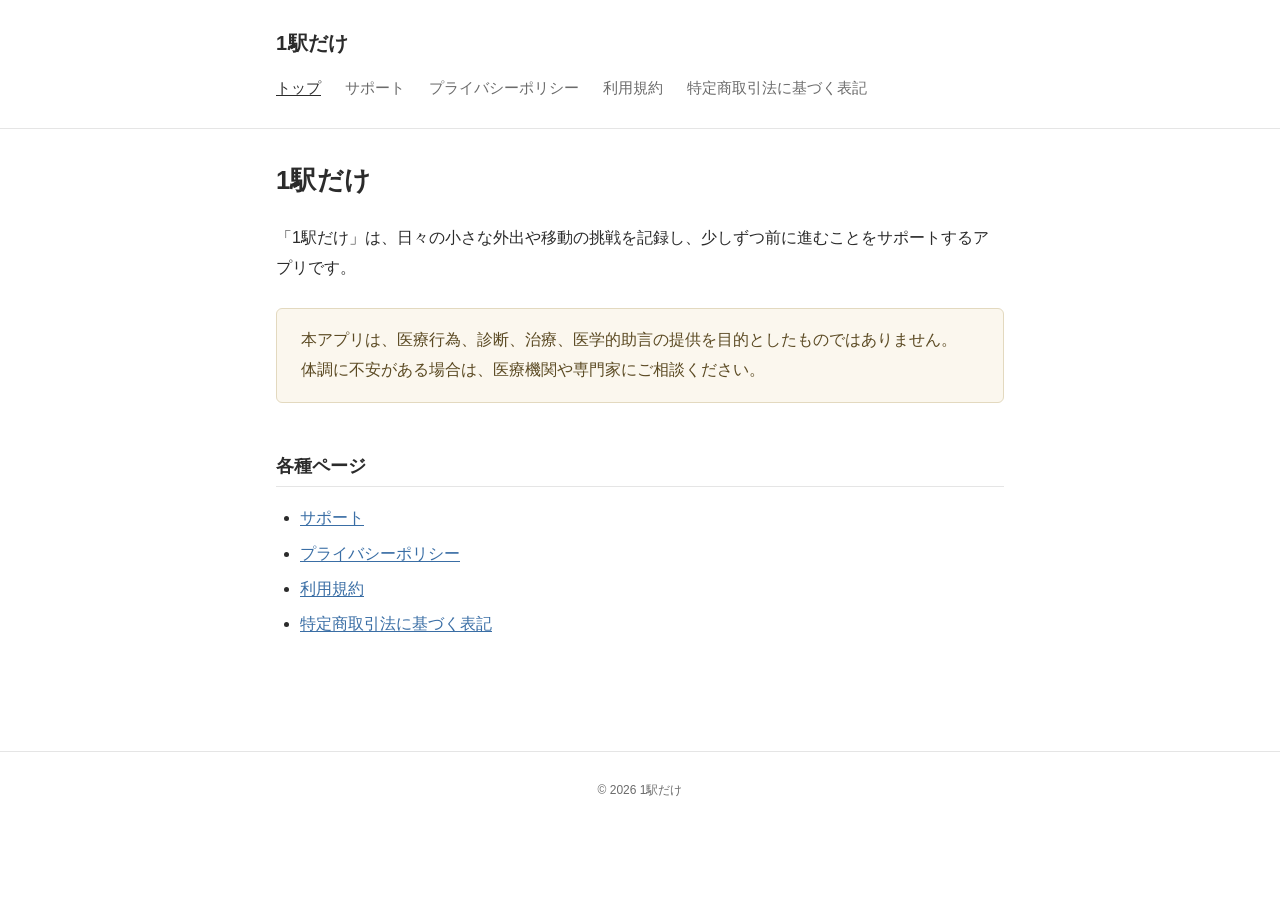
<file: index.html>
<!DOCTYPE html>
<html lang="ja">
<head>
  <meta charset="UTF-8">
  <meta name="viewport" content="width=device-width, initial-scale=1">
  <meta name="robots" content="index,follow">
  <title>1駅だけ</title>
  <link rel="stylesheet" href="style.css">
</head>
<body>
  <header class="site-header">
    <div class="site-header-inner">
      <p class="site-title"><a href="index.html">1駅だけ</a></p>
      <nav class="site-nav" aria-label="メインナビゲーション">
        <ul>
          <li><a href="index.html" aria-current="page">トップ</a></li>
          <li><a href="support.html">サポート</a></li>
          <li><a href="privacy.html">プライバシーポリシー</a></li>
          <li><a href="terms.html">利用規約</a></li>
          <li><a href="tokushoho.html">特定商取引法に基づく表記</a></li>
        </ul>
      </nav>
    </div>
  </header>

  <main>
    <article>
      <h1>1駅だけ</h1>

      <p class="lead">
        「1駅だけ」は、日々の小さな外出や移動の挑戦を記録し、少しずつ前に進むことをサポートするアプリです。
      </p>

      <div class="notice">
        <p>
          本アプリは、医療行為、診断、治療、医学的助言の提供を目的としたものではありません。<br>
          体調に不安がある場合は、医療機関や専門家にご相談ください。
        </p>
      </div>

      <section>
        <h2>各種ページ</h2>
        <ul>
          <li><a href="support.html">サポート</a></li>
          <li><a href="privacy.html">プライバシーポリシー</a></li>
          <li><a href="terms.html">利用規約</a></li>
          <li><a href="tokushoho.html">特定商取引法に基づく表記</a></li>
        </ul>
      </section>
    </article>
  </main>

  <footer class="site-footer">
    <div class="site-footer-inner">
      <small>&copy; 2026 1駅だけ</small>
    </div>
  </footer>
</body>
</html>
</file>
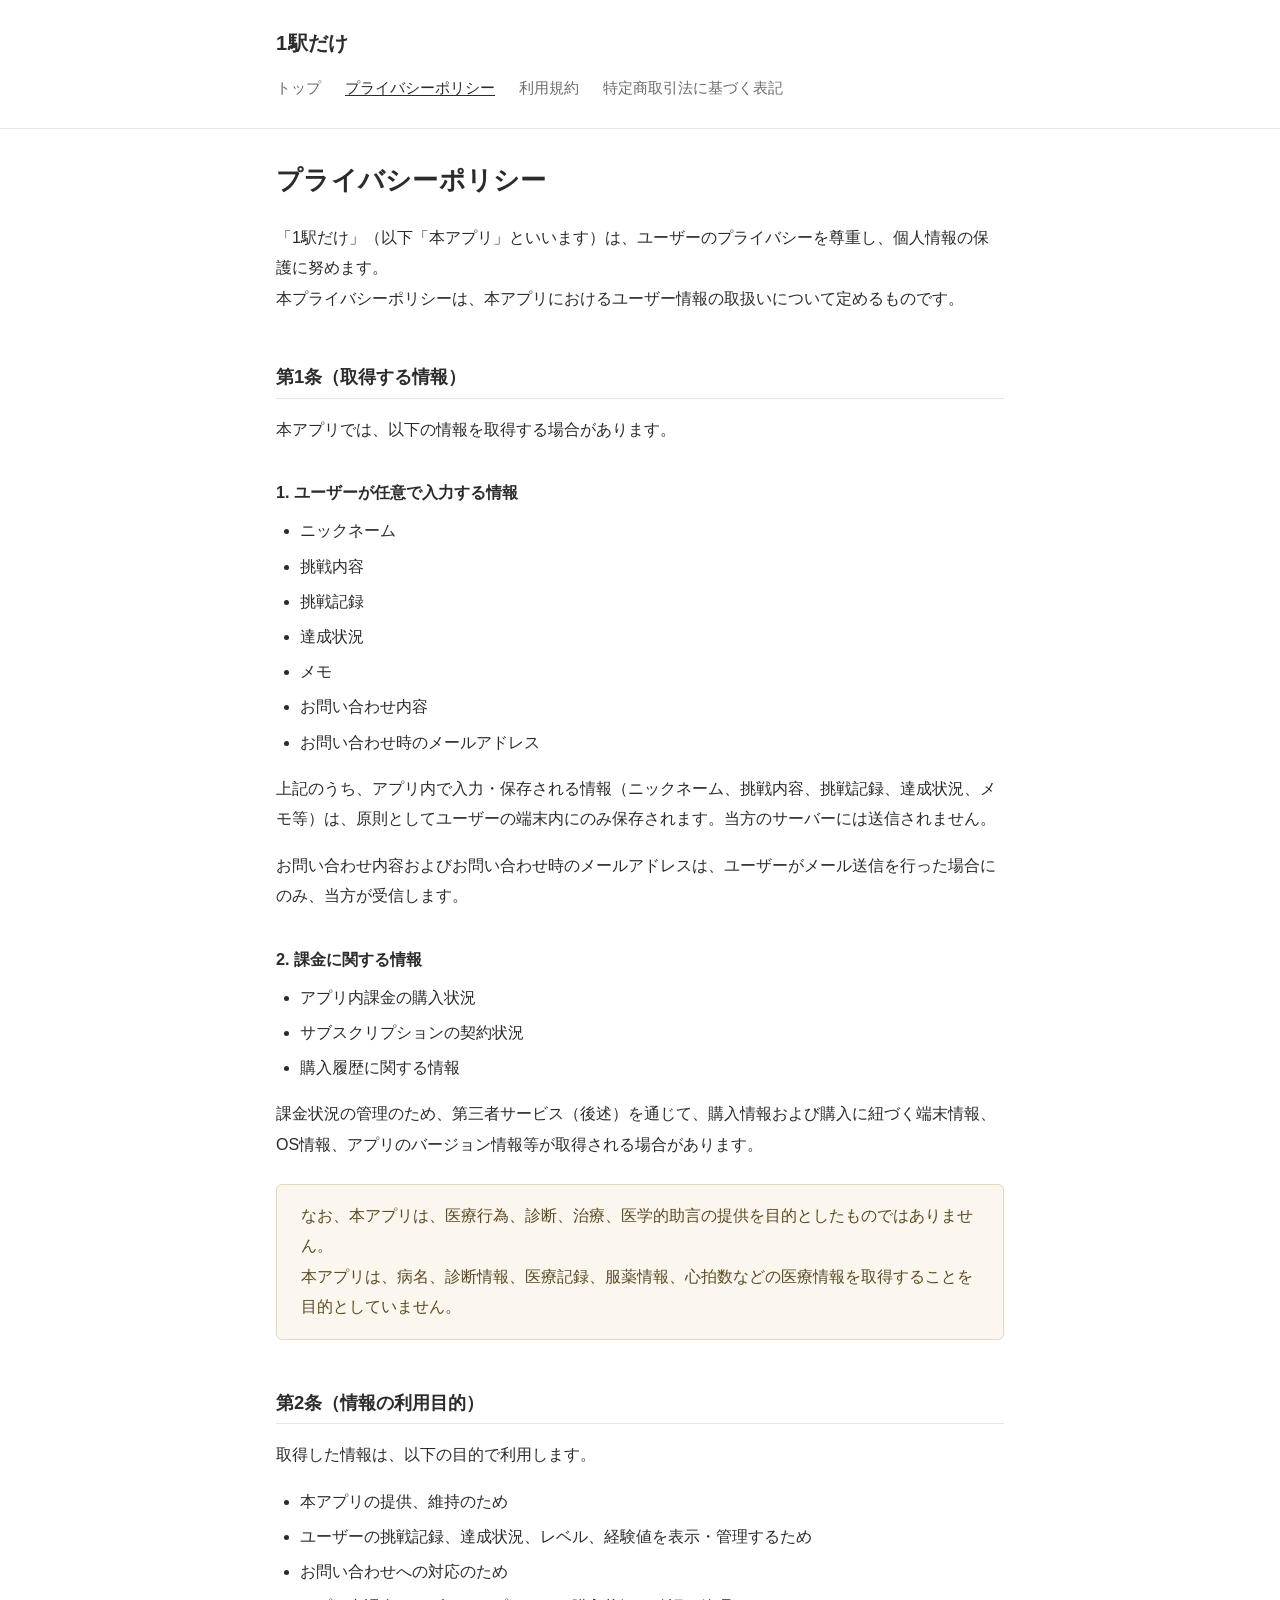
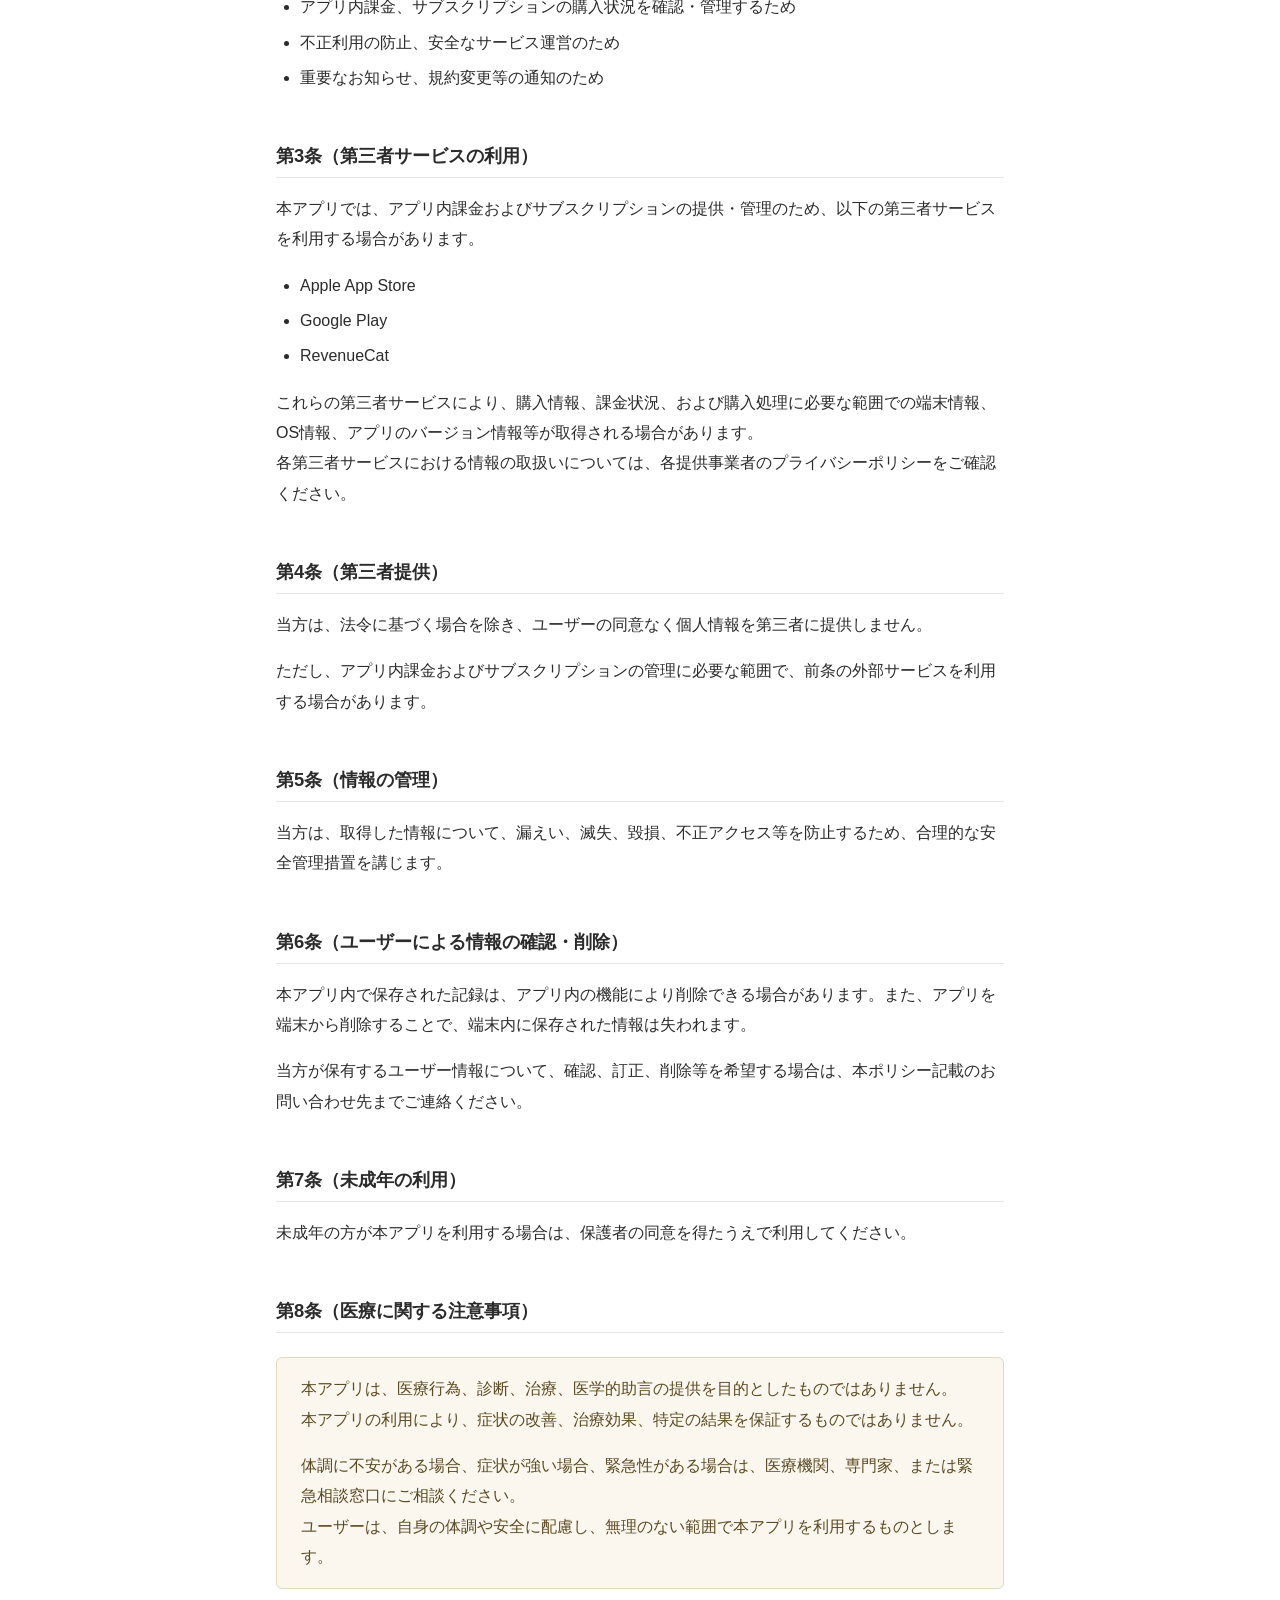
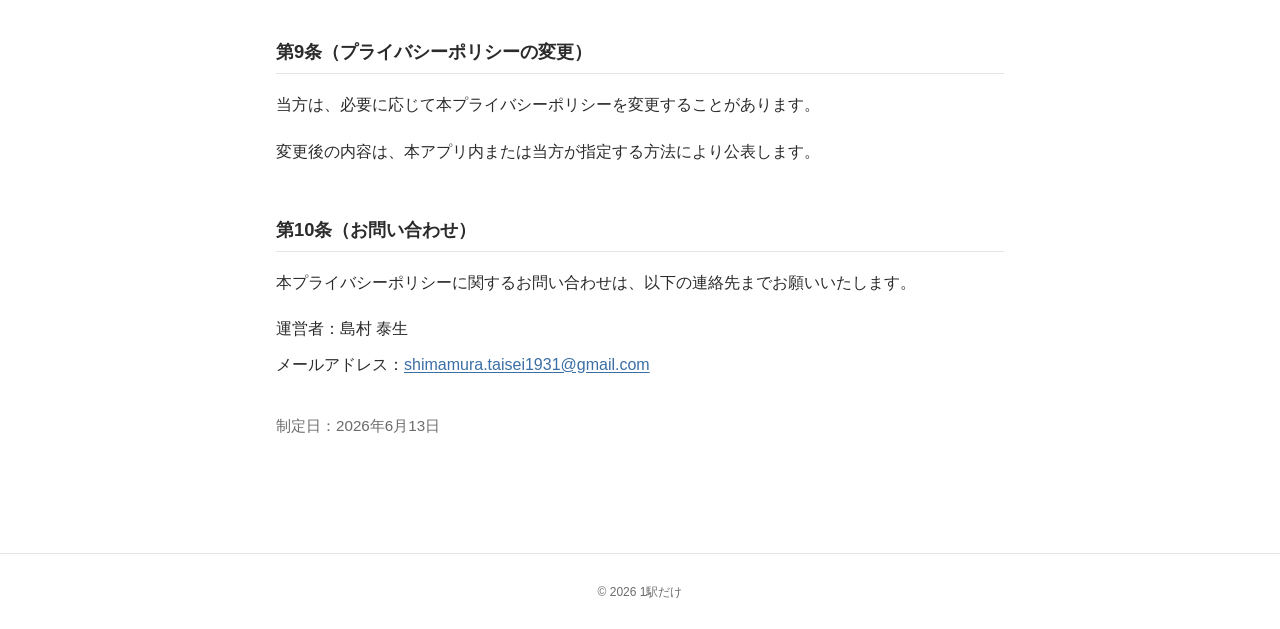
<file: privacy.html>
<!DOCTYPE html>
<html lang="ja">
<head>
  <meta charset="UTF-8">
  <meta name="viewport" content="width=device-width, initial-scale=1">
  <meta name="robots" content="index,follow">
  <title>プライバシーポリシー｜1駅だけ</title>
  <link rel="stylesheet" href="style.css">
</head>
<body>
  <header class="site-header">
    <div class="site-header-inner">
      <p class="site-title"><a href="index.html">1駅だけ</a></p>
      <nav class="site-nav" aria-label="メインナビゲーション">
        <ul>
          <li><a href="index.html">トップ</a></li>
          <li><a href="privacy.html" aria-current="page">プライバシーポリシー</a></li>
          <li><a href="terms.html">利用規約</a></li>
          <li><a href="tokushoho.html">特定商取引法に基づく表記</a></li>
        </ul>
      </nav>
    </div>
  </header>

  <main>
    <article>
      <h1>プライバシーポリシー</h1>

      <p class="lead">
        「1駅だけ」（以下「本アプリ」といいます）は、ユーザーのプライバシーを尊重し、個人情報の保護に努めます。<br>
        本プライバシーポリシーは、本アプリにおけるユーザー情報の取扱いについて定めるものです。
      </p>

      <section>
        <h2>第1条（取得する情報）</h2>
        <p>本アプリでは、以下の情報を取得する場合があります。</p>

        <h3>1. ユーザーが任意で入力する情報</h3>
        <ul>
          <li>ニックネーム</li>
          <li>挑戦内容</li>
          <li>挑戦記録</li>
          <li>達成状況</li>
          <li>メモ</li>
          <li>お問い合わせ内容</li>
          <li>お問い合わせ時のメールアドレス</li>
        </ul>
        <p>
          上記のうち、アプリ内で入力・保存される情報（ニックネーム、挑戦内容、挑戦記録、達成状況、メモ等）は、原則としてユーザーの端末内にのみ保存されます。当方のサーバーには送信されません。
        </p>
        <p>
          お問い合わせ内容およびお問い合わせ時のメールアドレスは、ユーザーがメール送信を行った場合にのみ、当方が受信します。
        </p>

        <h3>2. 課金に関する情報</h3>
        <ul>
          <li>アプリ内課金の購入状況</li>
          <li>サブスクリプションの契約状況</li>
          <li>購入履歴に関する情報</li>
        </ul>
        <p>
          課金状況の管理のため、第三者サービス（後述）を通じて、購入情報および購入に紐づく端末情報、OS情報、アプリのバージョン情報等が取得される場合があります。
        </p>

        <div class="notice">
          <p>
            なお、本アプリは、医療行為、診断、治療、医学的助言の提供を目的としたものではありません。<br>
            本アプリは、病名、診断情報、医療記録、服薬情報、心拍数などの医療情報を取得することを目的としていません。
          </p>
        </div>
      </section>

      <section>
        <h2>第2条（情報の利用目的）</h2>
        <p>取得した情報は、以下の目的で利用します。</p>
        <ul>
          <li>本アプリの提供、維持のため</li>
          <li>ユーザーの挑戦記録、達成状況、レベル、経験値を表示・管理するため</li>
          <li>お問い合わせへの対応のため</li>
          <li>アプリ内課金、サブスクリプションの購入状況を確認・管理するため</li>
          <li>不正利用の防止、安全なサービス運営のため</li>
          <li>重要なお知らせ、規約変更等の通知のため</li>
        </ul>
      </section>

      <section>
        <h2>第3条（第三者サービスの利用）</h2>
        <p>本アプリでは、アプリ内課金およびサブスクリプションの提供・管理のため、以下の第三者サービスを利用する場合があります。</p>
        <ul>
          <li>Apple App Store</li>
          <li>Google Play</li>
          <li>RevenueCat</li>
        </ul>
        <p>
          これらの第三者サービスにより、購入情報、課金状況、および購入処理に必要な範囲での端末情報、OS情報、アプリのバージョン情報等が取得される場合があります。<br>
          各第三者サービスにおける情報の取扱いについては、各提供事業者のプライバシーポリシーをご確認ください。
        </p>
      </section>

      <section>
        <h2>第4条（第三者提供）</h2>
        <p>当方は、法令に基づく場合を除き、ユーザーの同意なく個人情報を第三者に提供しません。</p>
        <p>ただし、アプリ内課金およびサブスクリプションの管理に必要な範囲で、前条の外部サービスを利用する場合があります。</p>
      </section>

      <section>
        <h2>第5条（情報の管理）</h2>
        <p>当方は、取得した情報について、漏えい、滅失、毀損、不正アクセス等を防止するため、合理的な安全管理措置を講じます。</p>
      </section>

      <section>
        <h2>第6条（ユーザーによる情報の確認・削除）</h2>
        <p>本アプリ内で保存された記録は、アプリ内の機能により削除できる場合があります。また、アプリを端末から削除することで、端末内に保存された情報は失われます。</p>
        <p>当方が保有するユーザー情報について、確認、訂正、削除等を希望する場合は、本ポリシー記載のお問い合わせ先までご連絡ください。</p>
      </section>

      <section>
        <h2>第7条（未成年の利用）</h2>
        <p>未成年の方が本アプリを利用する場合は、保護者の同意を得たうえで利用してください。</p>
      </section>

      <section>
        <h2>第8条（医療に関する注意事項）</h2>
        <div class="notice">
          <p>
            本アプリは、医療行為、診断、治療、医学的助言の提供を目的としたものではありません。<br>
            本アプリの利用により、症状の改善、治療効果、特定の結果を保証するものではありません。
          </p>
          <p>
            体調に不安がある場合、症状が強い場合、緊急性がある場合は、医療機関、専門家、または緊急相談窓口にご相談ください。<br>
            ユーザーは、自身の体調や安全に配慮し、無理のない範囲で本アプリを利用するものとします。
          </p>
        </div>
      </section>

      <section>
        <h2>第9条（プライバシーポリシーの変更）</h2>
        <p>当方は、必要に応じて本プライバシーポリシーを変更することがあります。</p>
        <p>変更後の内容は、本アプリ内または当方が指定する方法により公表します。</p>
      </section>

      <section>
        <h2>第10条（お問い合わせ）</h2>
        <p>本プライバシーポリシーに関するお問い合わせは、以下の連絡先までお願いいたします。</p>
        <ul class="contact-info">
          <li>運営者：島村 泰生</li>
          <li>メールアドレス：<a href="mailto:shimamura.taisei1931@gmail.com">shimamura.taisei1931@gmail.com</a></li>
        </ul>
      </section>

      <p class="meta-date">制定日：2026年6月13日</p>
    </article>
  </main>

  <footer class="site-footer">
    <div class="site-footer-inner">
      <small>&copy; 2026 1駅だけ</small>
    </div>
  </footer>
</body>
</html>
</file>
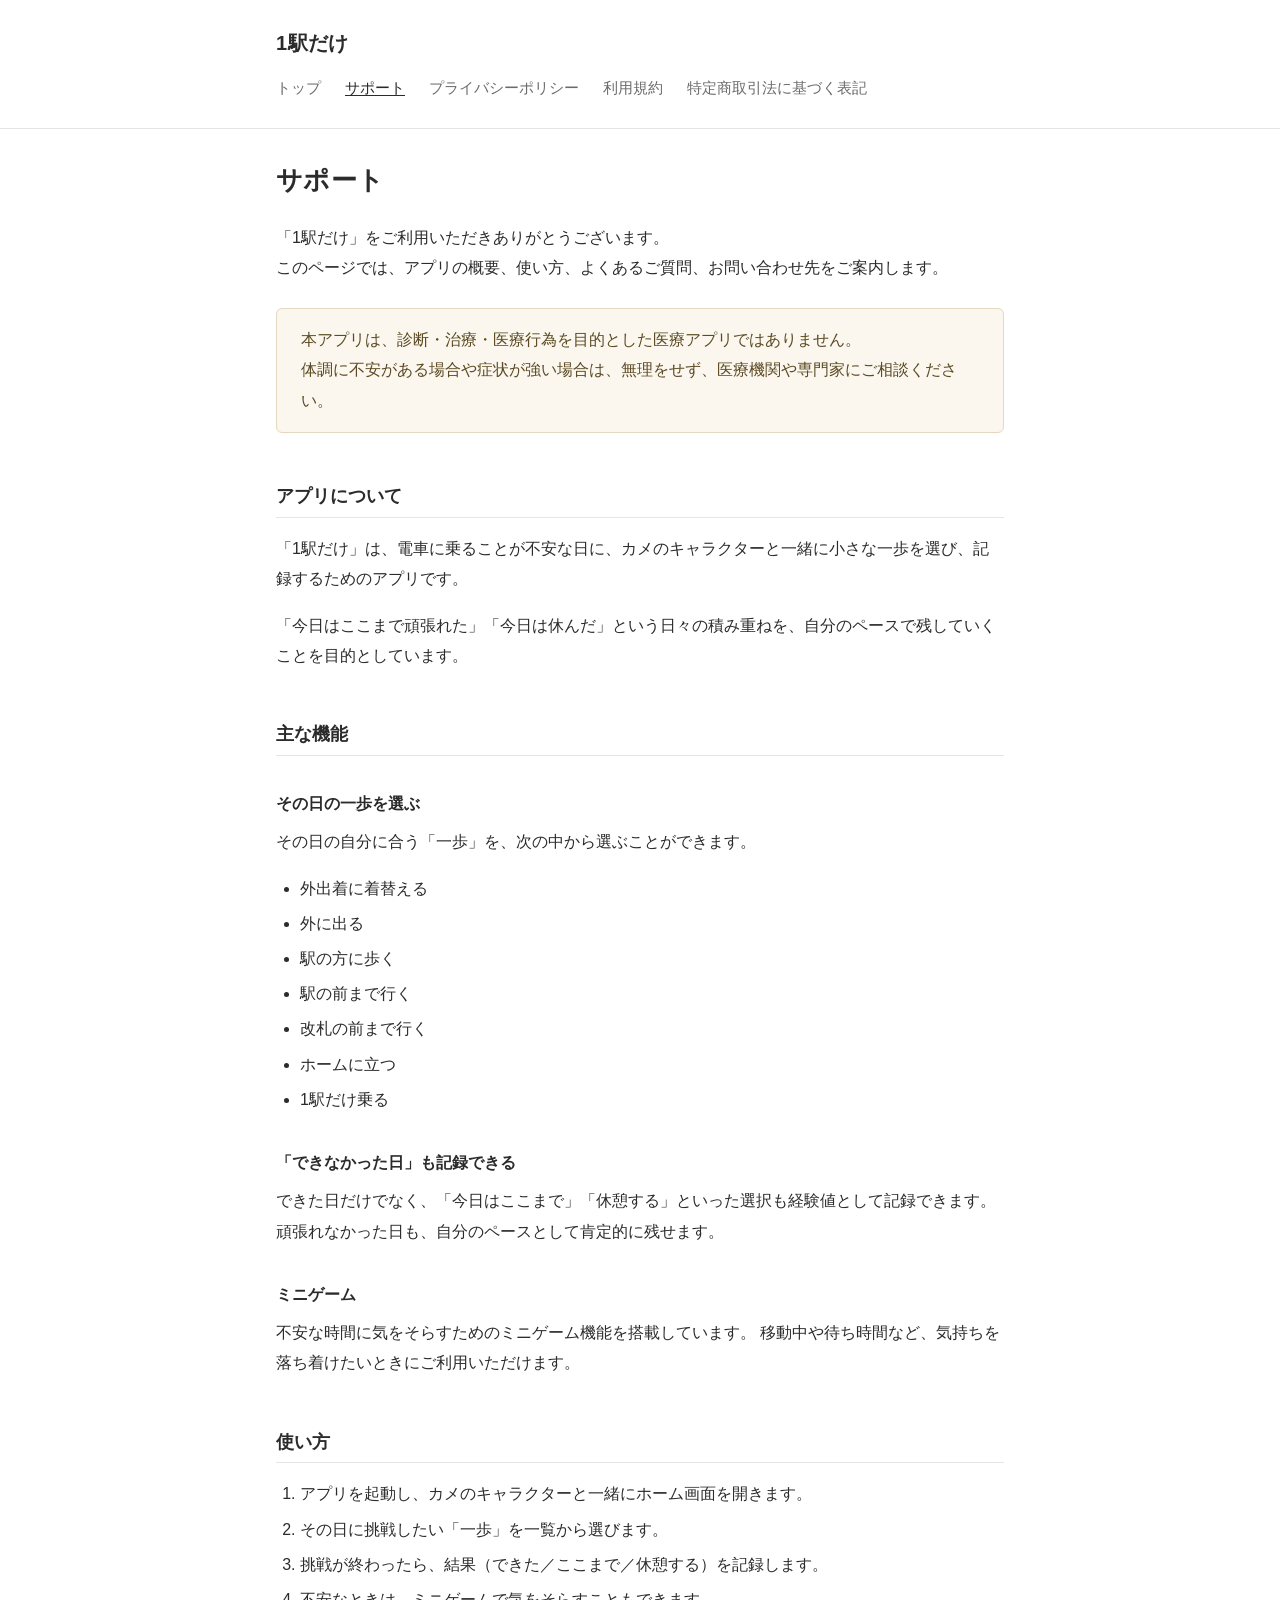
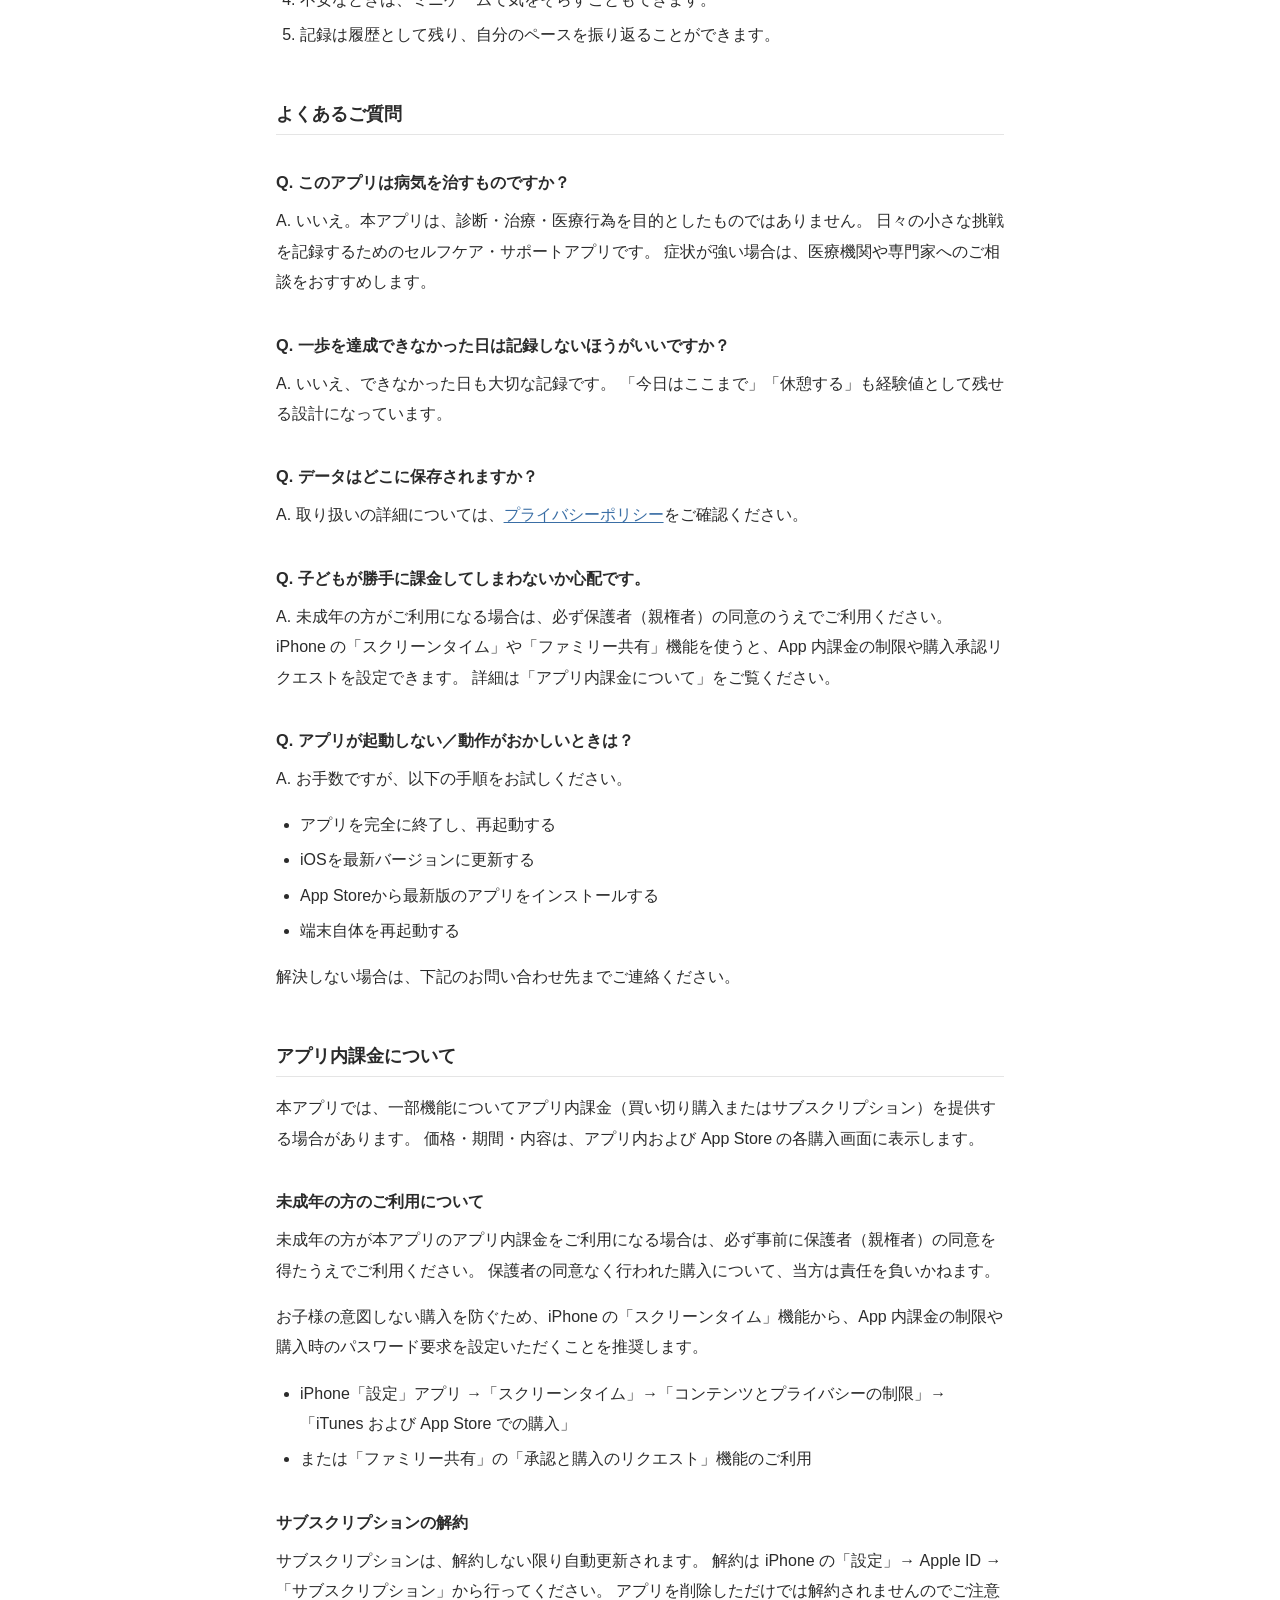
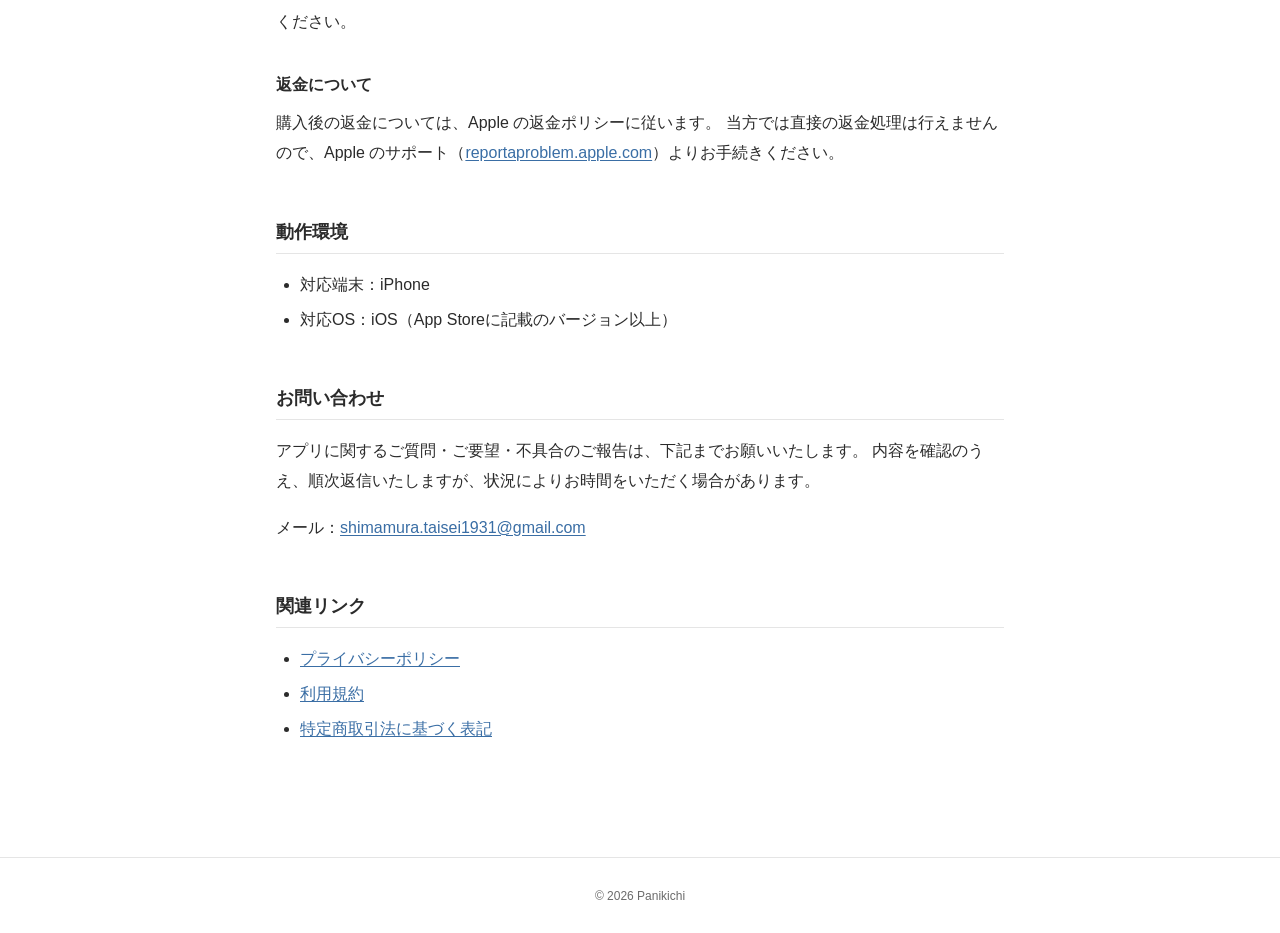
<file: support.html>
<!DOCTYPE html>
<html lang="ja">
<head>
  <meta charset="UTF-8">
  <meta name="viewport" content="width=device-width, initial-scale=1">
  <meta name="robots" content="index,follow">
  <title>サポート | 1駅だけ</title>
  <link rel="stylesheet" href="style.css">
</head>
<body>
  <header class="site-header">
    <div class="site-header-inner">
      <p class="site-title"><a href="index.html">1駅だけ</a></p>
      <nav class="site-nav" aria-label="メインナビゲーション">
        <ul>
          <li><a href="index.html">トップ</a></li>
          <li><a href="support.html" aria-current="page">サポート</a></li>
          <li><a href="privacy.html">プライバシーポリシー</a></li>
          <li><a href="terms.html">利用規約</a></li>
          <li><a href="tokushoho.html">特定商取引法に基づく表記</a></li>
        </ul>
      </nav>
    </div>
  </header>

  <main>
    <article>
      <h1>サポート</h1>

      <p class="lead">
        「1駅だけ」をご利用いただきありがとうございます。<br>
        このページでは、アプリの概要、使い方、よくあるご質問、お問い合わせ先をご案内します。
      </p>

      <div class="notice">
        <p>
          本アプリは、診断・治療・医療行為を目的とした医療アプリではありません。<br>
          体調に不安がある場合や症状が強い場合は、無理をせず、医療機関や専門家にご相談ください。
        </p>
      </div>

      <section>
        <h2>アプリについて</h2>
        <p>
          「1駅だけ」は、電車に乗ることが不安な日に、カメのキャラクターと一緒に小さな一歩を選び、記録するためのアプリです。
        </p>
        <p>
          「今日はここまで頑張れた」「今日は休んだ」という日々の積み重ねを、自分のペースで残していくことを目的としています。
        </p>
      </section>

      <section>
        <h2>主な機能</h2>

        <h3>その日の一歩を選ぶ</h3>
        <p>その日の自分に合う「一歩」を、次の中から選ぶことができます。</p>
        <ul>
          <li>外出着に着替える</li>
          <li>外に出る</li>
          <li>駅の方に歩く</li>
          <li>駅の前まで行く</li>
          <li>改札の前まで行く</li>
          <li>ホームに立つ</li>
          <li>1駅だけ乗る</li>
        </ul>

        <h3>「できなかった日」も記録できる</h3>
        <p>
          できた日だけでなく、「今日はここまで」「休憩する」といった選択も経験値として記録できます。
          頑張れなかった日も、自分のペースとして肯定的に残せます。
        </p>

        <h3>ミニゲーム</h3>
        <p>
          不安な時間に気をそらすためのミニゲーム機能を搭載しています。
          移動中や待ち時間など、気持ちを落ち着けたいときにご利用いただけます。
        </p>
      </section>

      <section>
        <h2>使い方</h2>
        <ol>
          <li>アプリを起動し、カメのキャラクターと一緒にホーム画面を開きます。</li>
          <li>その日に挑戦したい「一歩」を一覧から選びます。</li>
          <li>挑戦が終わったら、結果（できた／ここまで／休憩する）を記録します。</li>
          <li>不安なときは、ミニゲームで気をそらすこともできます。</li>
          <li>記録は履歴として残り、自分のペースを振り返ることができます。</li>
        </ol>
      </section>

      <section>
        <h2>よくあるご質問</h2>

        <h3>Q. このアプリは病気を治すものですか？</h3>
        <p>
          A. いいえ。本アプリは、診断・治療・医療行為を目的としたものではありません。
          日々の小さな挑戦を記録するためのセルフケア・サポートアプリです。
          症状が強い場合は、医療機関や専門家へのご相談をおすすめします。
        </p>

        <h3>Q. 一歩を達成できなかった日は記録しないほうがいいですか？</h3>
        <p>
          A. いいえ、できなかった日も大切な記録です。
          「今日はここまで」「休憩する」も経験値として残せる設計になっています。
        </p>

        <h3>Q. データはどこに保存されますか？</h3>
        <p>
          A. 取り扱いの詳細については、<a href="privacy.html">プライバシーポリシー</a>をご確認ください。
        </p>

        <h3>Q. 子どもが勝手に課金してしまわないか心配です。</h3>
        <p>
          A. 未成年の方がご利用になる場合は、必ず保護者（親権者）の同意のうえでご利用ください。
          iPhone の「スクリーンタイム」や「ファミリー共有」機能を使うと、App 内課金の制限や購入承認リクエストを設定できます。
          詳細は「アプリ内課金について」をご覧ください。
        </p>

        <h3>Q. アプリが起動しない／動作がおかしいときは？</h3>
        <p>
          A. お手数ですが、以下の手順をお試しください。
        </p>
        <ul>
          <li>アプリを完全に終了し、再起動する</li>
          <li>iOSを最新バージョンに更新する</li>
          <li>App Storeから最新版のアプリをインストールする</li>
          <li>端末自体を再起動する</li>
        </ul>
        <p>
          解決しない場合は、下記のお問い合わせ先までご連絡ください。
        </p>
      </section>

      <section>
        <h2>アプリ内課金について</h2>
        <p>
          本アプリでは、一部機能についてアプリ内課金（買い切り購入またはサブスクリプション）を提供する場合があります。
          価格・期間・内容は、アプリ内および App Store の各購入画面に表示します。
        </p>

        <h3>未成年の方のご利用について</h3>
        <p>
          未成年の方が本アプリのアプリ内課金をご利用になる場合は、必ず事前に保護者（親権者）の同意を得たうえでご利用ください。
          保護者の同意なく行われた購入について、当方は責任を負いかねます。
        </p>
        <p>
          お子様の意図しない購入を防ぐため、iPhone の「スクリーンタイム」機能から、App 内課金の制限や購入時のパスワード要求を設定いただくことを推奨します。
        </p>
        <ul>
          <li>iPhone「設定」アプリ →「スクリーンタイム」→「コンテンツとプライバシーの制限」→「iTunes および App Store での購入」</li>
          <li>または「ファミリー共有」の「承認と購入のリクエスト」機能のご利用</li>
        </ul>

        <h3>サブスクリプションの解約</h3>
        <p>
          サブスクリプションは、解約しない限り自動更新されます。
          解約は iPhone の「設定」→ Apple ID →「サブスクリプション」から行ってください。
          アプリを削除しただけでは解約されませんのでご注意ください。
        </p>

        <h3>返金について</h3>
        <p>
          購入後の返金については、Apple の返金ポリシーに従います。
          当方では直接の返金処理は行えませんので、Apple のサポート（<a href="https://reportaproblem.apple.com/" target="_blank" rel="noopener">reportaproblem.apple.com</a>）よりお手続きください。
        </p>
      </section>

      <section>
        <h2>動作環境</h2>
        <ul>
          <li>対応端末：iPhone</li>
          <li>対応OS：iOS（App Storeに記載のバージョン以上）</li>
        </ul>
      </section>

      <section>
        <h2>お問い合わせ</h2>
        <p>
          アプリに関するご質問・ご要望・不具合のご報告は、下記までお願いいたします。
          内容を確認のうえ、順次返信いたしますが、状況によりお時間をいただく場合があります。
        </p>
        <ul class="contact-info">
          <li>メール：<a href="mailto:shimamura.taisei1931@gmail.com">shimamura.taisei1931@gmail.com</a></li>
        </ul>
      </section>

      <section>
        <h2>関連リンク</h2>
        <ul>
          <li><a href="privacy.html">プライバシーポリシー</a></li>
          <li><a href="terms.html">利用規約</a></li>
          <li><a href="tokushoho.html">特定商取引法に基づく表記</a></li>
        </ul>
      </section>
    </article>
  </main>

  <footer class="site-footer">
    <div class="site-footer-inner">
      <small>&copy; 2026 Panikichi</small>
    </div>
  </footer>
</body>
</html>
</file>
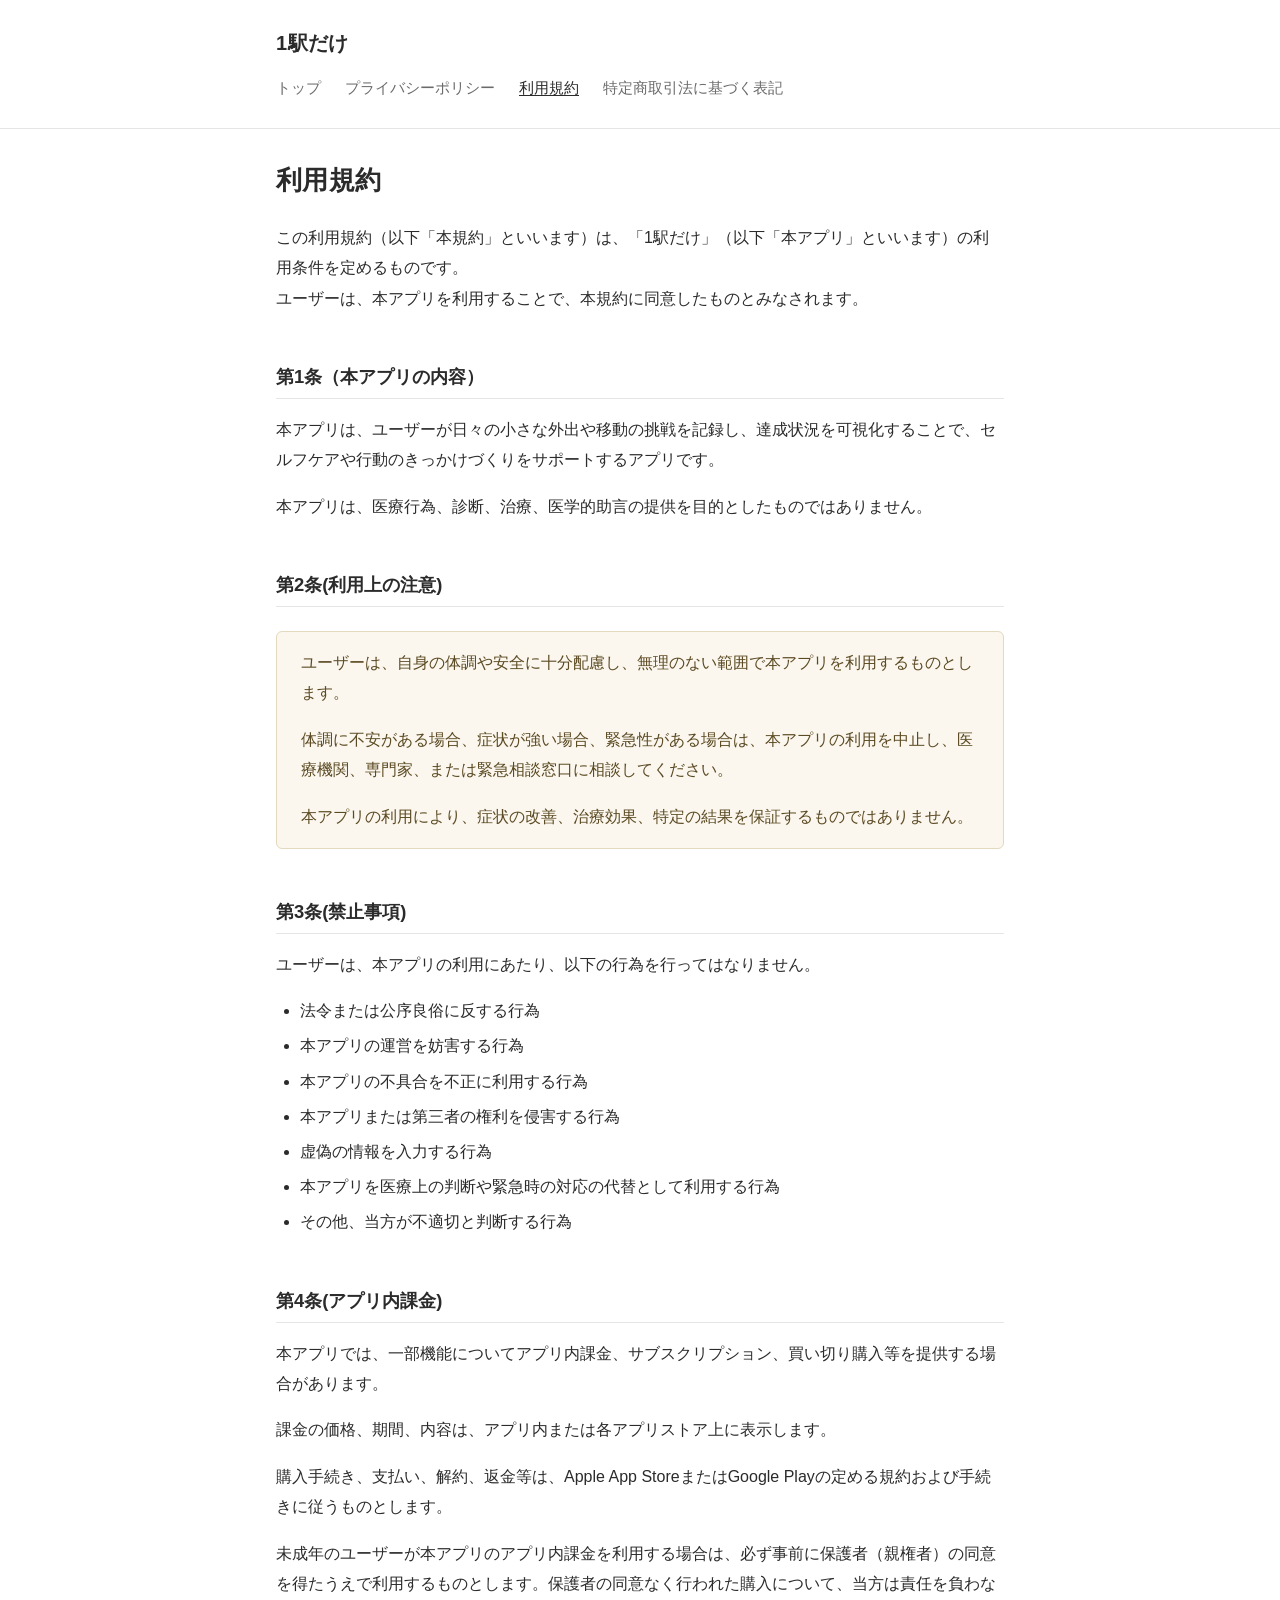
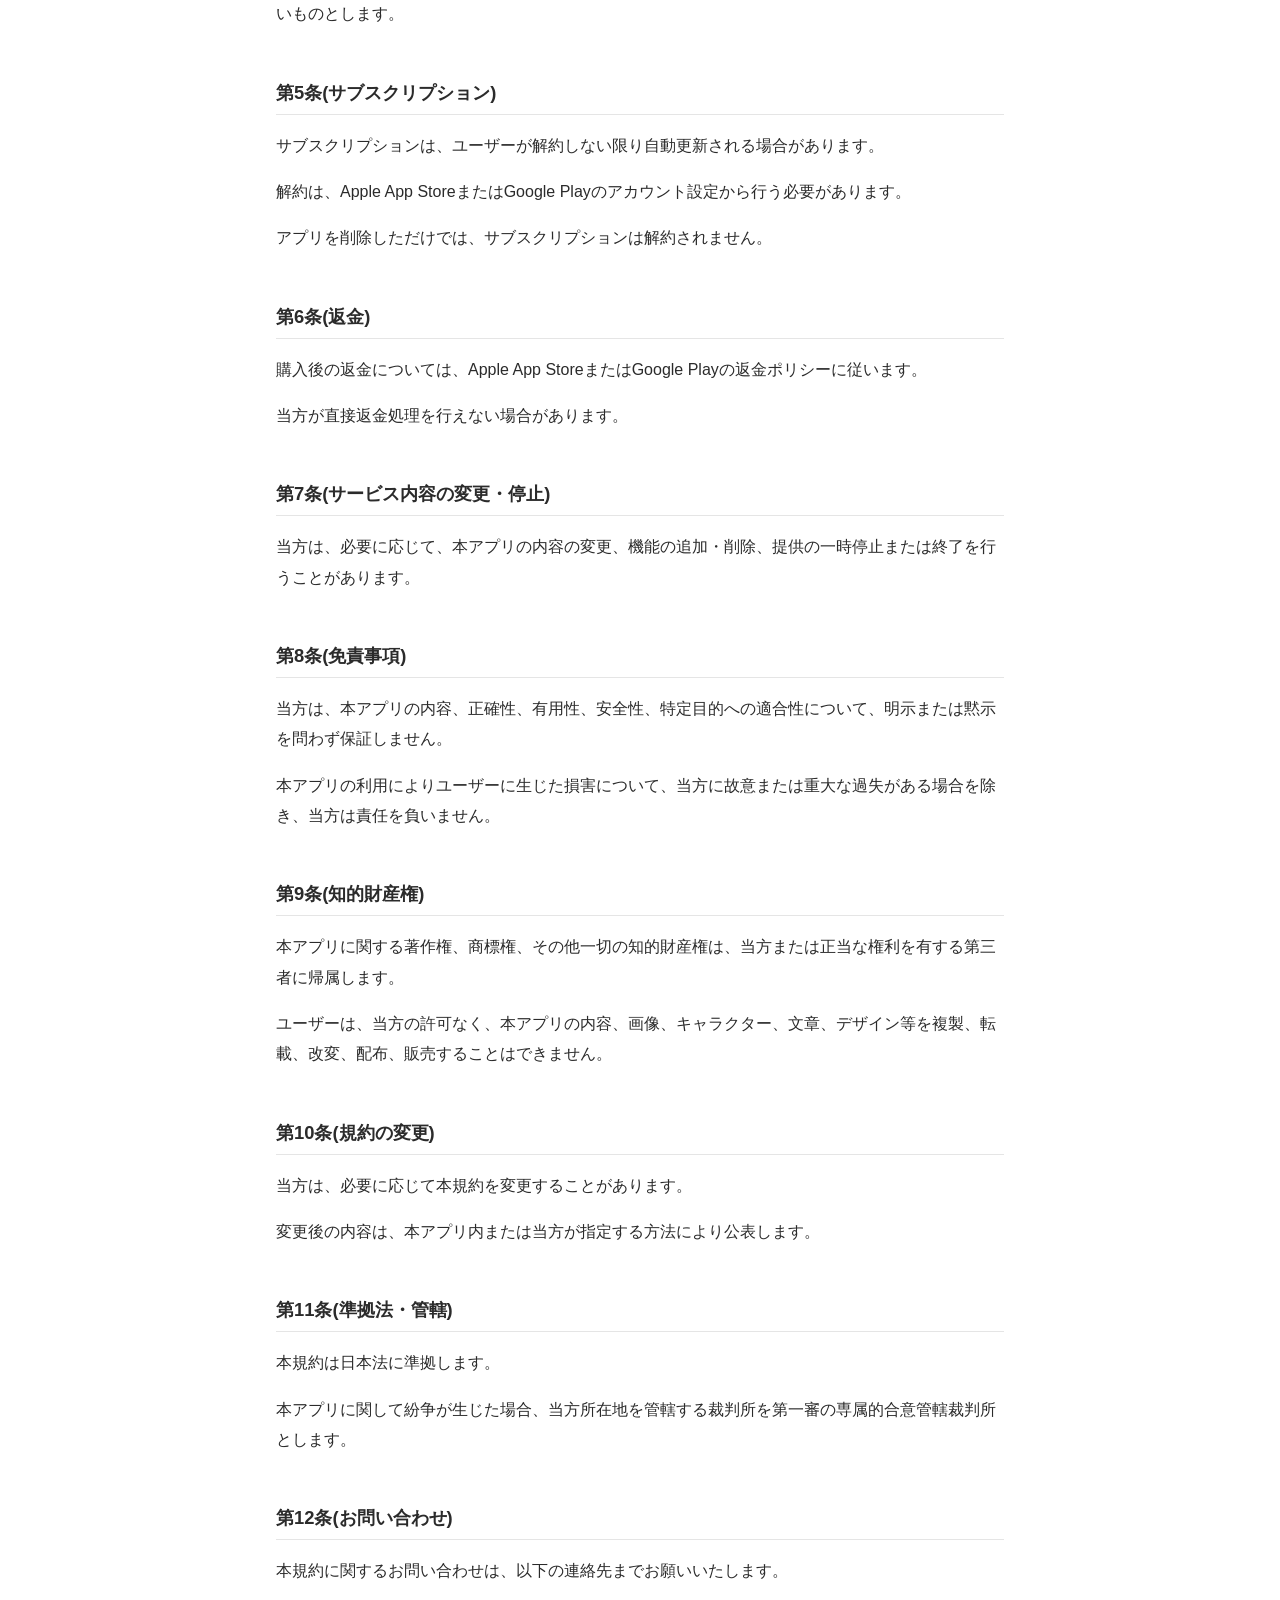
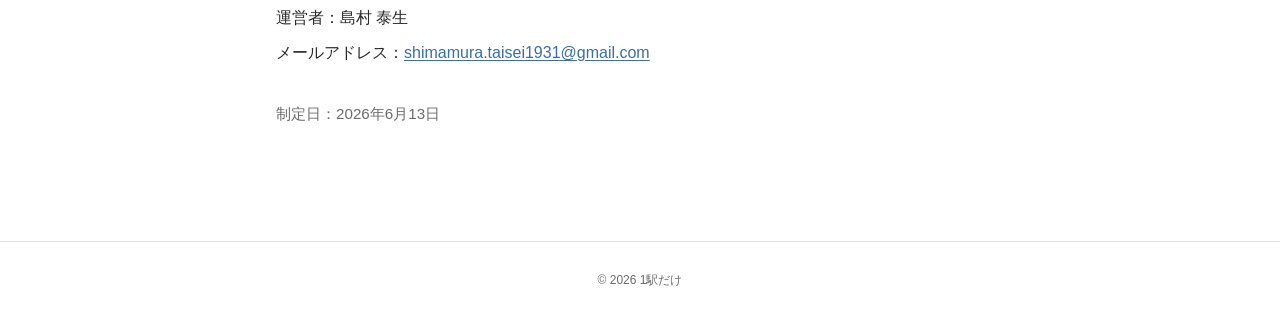
<file: terms.html>
<!DOCTYPE html>
<html lang="ja">
<head>
  <meta charset="UTF-8">
  <meta name="viewport" content="width=device-width, initial-scale=1">
  <meta name="robots" content="index,follow">
  <title>利用規約｜1駅だけ</title>
  <link rel="stylesheet" href="style.css">
</head>
<body>
  <header class="site-header">
    <div class="site-header-inner">
      <p class="site-title"><a href="index.html">1駅だけ</a></p>
      <nav class="site-nav" aria-label="メインナビゲーション">
        <ul>
          <li><a href="index.html">トップ</a></li>
          <li><a href="privacy.html">プライバシーポリシー</a></li>
          <li><a href="terms.html" aria-current="page">利用規約</a></li>
          <li><a href="tokushoho.html">特定商取引法に基づく表記</a></li>
        </ul>
      </nav>
    </div>
  </header>

  <main>
    <article>
      <h1>利用規約</h1>

      <p class="lead">
        この利用規約（以下「本規約」といいます）は、「1駅だけ」（以下「本アプリ」といいます）の利用条件を定めるものです。<br>
        ユーザーは、本アプリを利用することで、本規約に同意したものとみなされます。
      </p>

      <section>
        <h2>第1条（本アプリの内容）</h2>
        <p>本アプリは、ユーザーが日々の小さな外出や移動の挑戦を記録し、達成状況を可視化することで、セルフケアや行動のきっかけづくりをサポートするアプリです。</p>
        <p>本アプリは、医療行為、診断、治療、医学的助言の提供を目的としたものではありません。</p>
      </section>

      <section>
        <h2>第2条(利用上の注意)</h2>
        <div class="notice">
          <p>ユーザーは、自身の体調や安全に十分配慮し、無理のない範囲で本アプリを利用するものとします。</p>
          <p>体調に不安がある場合、症状が強い場合、緊急性がある場合は、本アプリの利用を中止し、医療機関、専門家、または緊急相談窓口に相談してください。</p>
          <p>本アプリの利用により、症状の改善、治療効果、特定の結果を保証するものではありません。</p>
        </div>
      </section>

      <section>
        <h2>第3条(禁止事項)</h2>
        <p>ユーザーは、本アプリの利用にあたり、以下の行為を行ってはなりません。</p>
        <ul>
          <li>法令または公序良俗に反する行為</li>
          <li>本アプリの運営を妨害する行為</li>
          <li>本アプリの不具合を不正に利用する行為</li>
          <li>本アプリまたは第三者の権利を侵害する行為</li>
          <li>虚偽の情報を入力する行為</li>
          <li>本アプリを医療上の判断や緊急時の対応の代替として利用する行為</li>
          <li>その他、当方が不適切と判断する行為</li>
        </ul>
      </section>

      <section>
        <h2>第4条(アプリ内課金)</h2>
        <p>本アプリでは、一部機能についてアプリ内課金、サブスクリプション、買い切り購入等を提供する場合があります。</p>
        <p>課金の価格、期間、内容は、アプリ内または各アプリストア上に表示します。</p>
        <p>購入手続き、支払い、解約、返金等は、Apple App StoreまたはGoogle Playの定める規約および手続きに従うものとします。</p>
        <p>未成年のユーザーが本アプリのアプリ内課金を利用する場合は、必ず事前に保護者（親権者）の同意を得たうえで利用するものとします。保護者の同意なく行われた購入について、当方は責任を負わないものとします。</p>
      </section>

      <section>
        <h2>第5条(サブスクリプション)</h2>
        <p>サブスクリプションは、ユーザーが解約しない限り自動更新される場合があります。</p>
        <p>解約は、Apple App StoreまたはGoogle Playのアカウント設定から行う必要があります。</p>
        <p>アプリを削除しただけでは、サブスクリプションは解約されません。</p>
      </section>

      <section>
        <h2>第6条(返金)</h2>
        <p>購入後の返金については、Apple App StoreまたはGoogle Playの返金ポリシーに従います。</p>
        <p>当方が直接返金処理を行えない場合があります。</p>
      </section>

      <section>
        <h2>第7条(サービス内容の変更・停止)</h2>
        <p>当方は、必要に応じて、本アプリの内容の変更、機能の追加・削除、提供の一時停止または終了を行うことがあります。</p>
      </section>

      <section>
        <h2>第8条(免責事項)</h2>
        <p>当方は、本アプリの内容、正確性、有用性、安全性、特定目的への適合性について、明示または黙示を問わず保証しません。</p>
        <p>本アプリの利用によりユーザーに生じた損害について、当方に故意または重大な過失がある場合を除き、当方は責任を負いません。</p>
      </section>

      <section>
        <h2>第9条(知的財産権)</h2>
        <p>本アプリに関する著作権、商標権、その他一切の知的財産権は、当方または正当な権利を有する第三者に帰属します。</p>
        <p>ユーザーは、当方の許可なく、本アプリの内容、画像、キャラクター、文章、デザイン等を複製、転載、改変、配布、販売することはできません。</p>
      </section>

      <section>
        <h2>第10条(規約の変更)</h2>
        <p>当方は、必要に応じて本規約を変更することがあります。</p>
        <p>変更後の内容は、本アプリ内または当方が指定する方法により公表します。</p>
      </section>

      <section>
        <h2>第11条(準拠法・管轄)</h2>
        <p>本規約は日本法に準拠します。</p>
        <p>本アプリに関して紛争が生じた場合、当方所在地を管轄する裁判所を第一審の専属的合意管轄裁判所とします。</p>
      </section>

      <section>
        <h2>第12条(お問い合わせ)</h2>
        <p>本規約に関するお問い合わせは、以下の連絡先までお願いいたします。</p>
        <ul class="contact-info">
          <li>運営者：島村 泰生</li>
          <li>メールアドレス：<a href="mailto:shimamura.taisei1931@gmail.com">shimamura.taisei1931@gmail.com</a></li>
        </ul>
      </section>

      <p class="meta-date">制定日：2026年6月13日</p>
    </article>
  </main>

  <footer class="site-footer">
    <div class="site-footer-inner">
      <small>&copy; 2026 1駅だけ</small>
    </div>
  </footer>
</body>
</html>
</file>
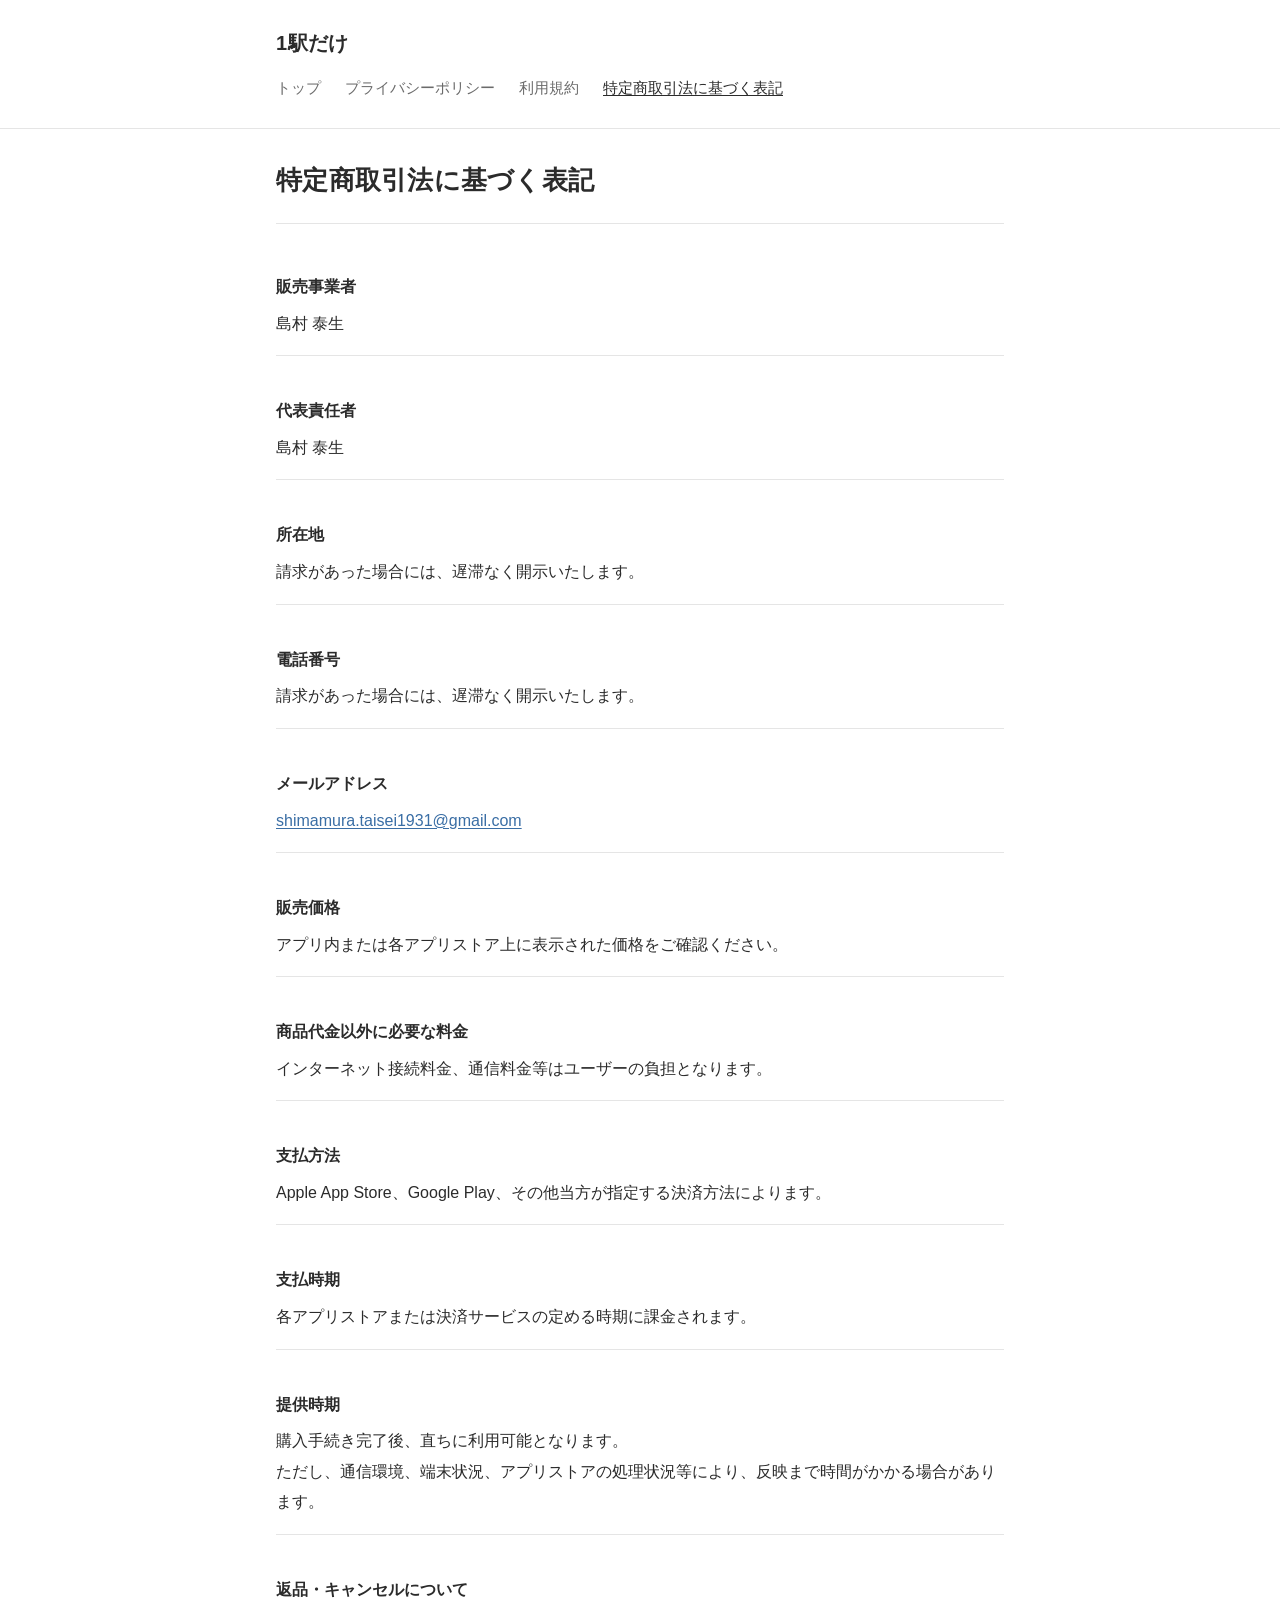
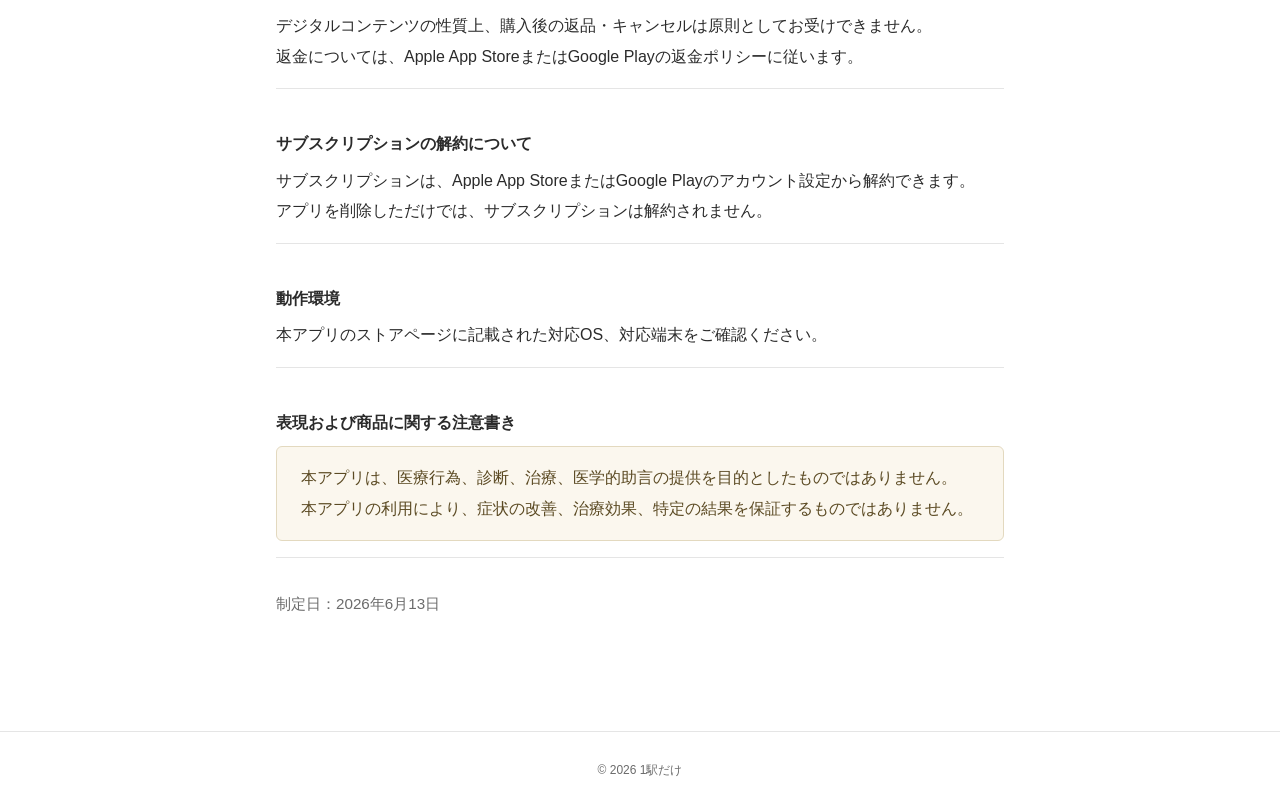
<file: tokushoho.html>
<!DOCTYPE html>
<html lang="ja">
<head>
  <meta charset="UTF-8">
  <meta name="viewport" content="width=device-width, initial-scale=1">
  <meta name="robots" content="index,follow">
  <title>特定商取引法に基づく表記｜1駅だけ</title>
  <link rel="stylesheet" href="style.css">
</head>
<body>
  <header class="site-header">
    <div class="site-header-inner">
      <p class="site-title"><a href="index.html">1駅だけ</a></p>
      <nav class="site-nav" aria-label="メインナビゲーション">
        <ul>
          <li><a href="index.html">トップ</a></li>
          <li><a href="privacy.html">プライバシーポリシー</a></li>
          <li><a href="terms.html">利用規約</a></li>
          <li><a href="tokushoho.html" aria-current="page">特定商取引法に基づく表記</a></li>
        </ul>
      </nav>
    </div>
  </header>

  <main>
    <article>
      <h1>特定商取引法に基づく表記</h1>

      <dl class="tokushoho-list">
        <dt>販売事業者</dt>
        <dd>島村 泰生</dd>

        <dt>代表責任者</dt>
        <dd>島村 泰生</dd>

        <dt>所在地</dt>
        <dd>請求があった場合には、遅滞なく開示いたします。</dd>

        <dt>電話番号</dt>
        <dd>請求があった場合には、遅滞なく開示いたします。</dd>

        <dt>メールアドレス</dt>
        <dd><a href="mailto:shimamura.taisei1931@gmail.com">shimamura.taisei1931@gmail.com</a></dd>

        <dt>販売価格</dt>
        <dd>アプリ内または各アプリストア上に表示された価格をご確認ください。</dd>

        <dt>商品代金以外に必要な料金</dt>
        <dd>インターネット接続料金、通信料金等はユーザーの負担となります。</dd>

        <dt>支払方法</dt>
        <dd>Apple App Store、Google Play、その他当方が指定する決済方法によります。</dd>

        <dt>支払時期</dt>
        <dd>各アプリストアまたは決済サービスの定める時期に課金されます。</dd>

        <dt>提供時期</dt>
        <dd>
          購入手続き完了後、直ちに利用可能となります。<br>
          ただし、通信環境、端末状況、アプリストアの処理状況等により、反映まで時間がかかる場合があります。
        </dd>

        <dt>返品・キャンセルについて</dt>
        <dd>
          デジタルコンテンツの性質上、購入後の返品・キャンセルは原則としてお受けできません。<br>
          返金については、Apple App StoreまたはGoogle Playの返金ポリシーに従います。
        </dd>

        <dt>サブスクリプションの解約について</dt>
        <dd>
          サブスクリプションは、Apple App StoreまたはGoogle Playのアカウント設定から解約できます。<br>
          アプリを削除しただけでは、サブスクリプションは解約されません。
        </dd>

        <dt>動作環境</dt>
        <dd>本アプリのストアページに記載された対応OS、対応端末をご確認ください。</dd>

        <dt>表現および商品に関する注意書き</dt>
        <dd>
          <div class="notice">
            <p>
              本アプリは、医療行為、診断、治療、医学的助言の提供を目的としたものではありません。<br>
              本アプリの利用により、症状の改善、治療効果、特定の結果を保証するものではありません。
            </p>
          </div>
        </dd>
      </dl>

      <p class="meta-date">制定日：2026年6月13日</p>
    </article>
  </main>

  <footer class="site-footer">
    <div class="site-footer-inner">
      <small>&copy; 2026 1駅だけ</small>
    </div>
  </footer>
</body>
</html>
</file>
<file: style.css>
@charset "UTF-8";

:root {
  --color-bg: #ffffff;
  --color-text: #2b2b2b;
  --color-muted: #6b6b6b;
  --color-border: #e5e5e5;
  --color-link: #3a6ea5;
  --color-link-hover: #234d80;
  --color-notice-bg: #fbf7ee;
  --color-notice-border: #e3d9bf;
  --color-notice-text: #5b4a23;
  --max-width: 760px;
  --space-1: 0.5rem;
  --space-2: 1rem;
  --space-3: 1.5rem;
  --space-4: 2rem;
  --space-5: 3rem;
  --radius: 6px;
}

* {
  box-sizing: border-box;
}

html {
  -webkit-text-size-adjust: 100%;
}

body {
  margin: 0;
  background-color: var(--color-bg);
  color: var(--color-text);
  font-family: -apple-system, BlinkMacSystemFont, "Hiragino Sans",
    "Hiragino Kaku Gothic ProN", "Yu Gothic Medium", "Yu Gothic", Meiryo,
    "Helvetica Neue", Arial, sans-serif;
  font-size: 16px;
  line-height: 1.9;
  word-wrap: break-word;
  overflow-wrap: break-word;
}

a {
  color: var(--color-link);
  text-decoration: underline;
  text-underline-offset: 2px;
}

a:hover,
a:focus {
  color: var(--color-link-hover);
}

.site-header {
  border-bottom: 1px solid var(--color-border);
  background-color: #ffffff;
}

.site-header-inner {
  max-width: var(--max-width);
  margin: 0 auto;
  padding: var(--space-3) var(--space-2) var(--space-2);
}

.site-title {
  margin: 0 0 var(--space-1);
  font-size: 1.25rem;
  font-weight: 600;
  letter-spacing: 0.02em;
}

.site-title a {
  color: var(--color-text);
  text-decoration: none;
}

.site-nav ul {
  list-style: none;
  margin: 0;
  padding: 0;
  display: flex;
  flex-wrap: wrap;
  gap: var(--space-1) var(--space-3);
}

.site-nav a {
  display: inline-block;
  padding: 0.25rem 0;
  color: var(--color-muted);
  text-decoration: none;
  font-size: 0.95rem;
}

.site-nav a:hover,
.site-nav a:focus,
.site-nav a[aria-current="page"] {
  color: var(--color-text);
  text-decoration: underline;
}

main {
  max-width: var(--max-width);
  margin: 0 auto;
  padding: var(--space-4) var(--space-2) var(--space-5);
}

h1 {
  font-size: 1.6rem;
  line-height: 1.5;
  margin: 0 0 var(--space-3);
  letter-spacing: 0.01em;
}

h2 {
  font-size: 1.15rem;
  line-height: 1.6;
  margin: var(--space-5) 0 var(--space-2);
  padding-bottom: 0.4rem;
  border-bottom: 1px solid var(--color-border);
}

h3 {
  font-size: 1.02rem;
  margin: var(--space-4) 0 var(--space-1);
}

p {
  margin: 0 0 var(--space-2);
}

ul,
ol {
  margin: 0 0 var(--space-2);
  padding-left: 1.5em;
}

li {
  margin-bottom: 0.3rem;
}

.lead {
  margin-bottom: var(--space-3);
}

.notice {
  margin: var(--space-3) 0;
  padding: var(--space-2) var(--space-3);
  background-color: var(--color-notice-bg);
  border: 1px solid var(--color-notice-border);
  border-radius: var(--radius);
  color: var(--color-notice-text);
}

.notice p:last-child {
  margin-bottom: 0;
}

.contact-info {
  margin: var(--space-2) 0 0;
  padding-left: 0;
  list-style: none;
}

.contact-info li {
  margin-bottom: 0.3rem;
}

.tokushoho-list {
  margin: 0 0 var(--space-3);
  padding: 0;
  border-top: 1px solid var(--color-border);
}

.tokushoho-list dt {
  margin-top: var(--space-3);
  padding-top: var(--space-2);
  font-weight: 600;
  color: var(--color-text);
}

.tokushoho-list dt:first-of-type {
  padding-top: var(--space-3);
}

.tokushoho-list dd {
  margin: 0.4rem 0 var(--space-2);
  padding: 0 0 var(--space-2);
  border-bottom: 1px solid var(--color-border);
  color: var(--color-text);
}

.tokushoho-list dd .notice {
  margin: 0.5rem 0 0;
}

.meta-date {
  margin-top: var(--space-4);
  color: var(--color-muted);
  font-size: 0.95rem;
}

.site-footer {
  border-top: 1px solid var(--color-border);
  margin-top: var(--space-5);
}

.site-footer-inner {
  max-width: var(--max-width);
  margin: 0 auto;
  padding: var(--space-3) var(--space-2);
  color: var(--color-muted);
  font-size: 0.9rem;
  text-align: center;
}

@media (max-width: 480px) {
  body {
    font-size: 15.5px;
    line-height: 1.85;
  }
  h1 {
    font-size: 1.4rem;
  }
  h2 {
    font-size: 1.08rem;
  }
  main {
    padding: var(--space-3) var(--space-2) var(--space-4);
  }
}
</file>
